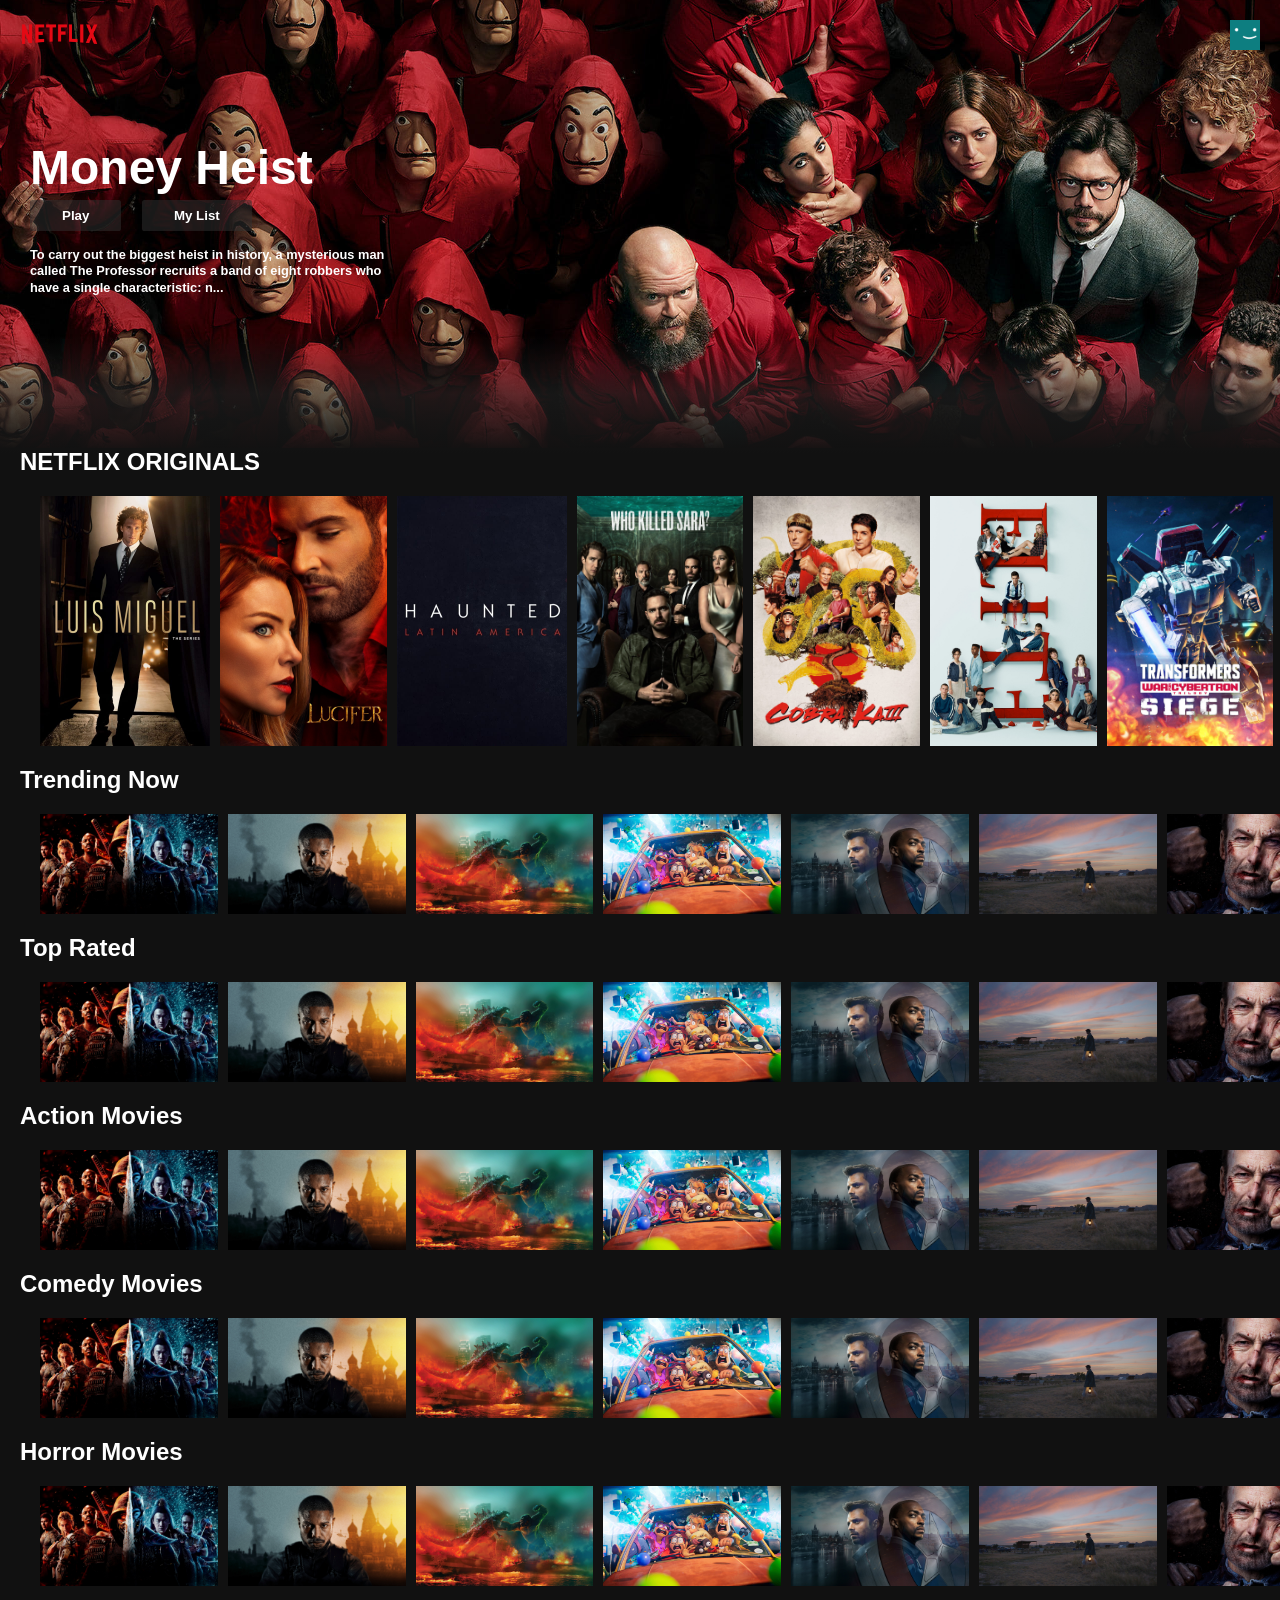
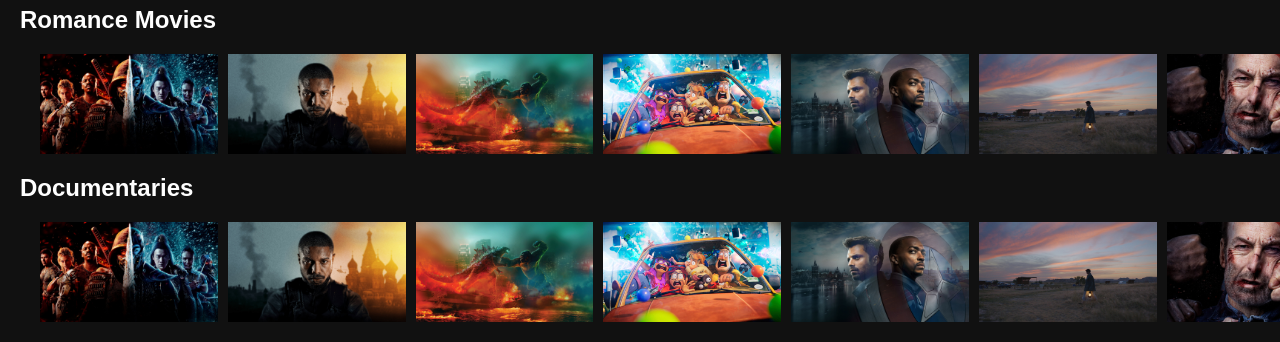
<file: netflix-clone/index.html>
<!DOCTYPE html>
<html lang="en">
  <head>
    <meta charset="UTF-8" />
    <meta http-equiv="X-UA-Compatible" content="IE=edge" />
    <meta name="viewport" content="width=device-width, initial-scale=1.0" />
    <title>Netflix Clone</title>
    <link rel="stylesheet" href="style.css" />
  </head>
  <body>
    <!-- nav -->
    <div id="nav" class="nav">
      <img class="nav__logo" src="images/netflix-logo.png" alt="" />
      <img class="nav__avatar" src="images/netflix-avatar.png" alt="" />
    </div>

    <!-- header -->
    <header class="banner">
      <div class="banner__contents">
        <h1 class="banner__title">Money Heist</h1>
        <div class="banner__buttons">
          <button class="banner__button">Play</button>
          <button class="banner__button">My List</button>
        </div>
        <h1 class="banner__description">
          To carry out the biggest heist in history, a mysterious man called The Professor recruits
          a band of eight robbers who have a single characteristic: n...
        </h1>
      </div>
      <div class="banner--fadeBottom"></div>
    </header>

    <!-- Netflix Originals -->
    <div class="row">
      <h2>NETFLIX ORIGINALS</h2>
      <div class="row__posters">
        <img class="row__poster row__posterLarge" src="images/large-movie1.jpg" alt="" />

        <img class="row__poster row__posterLarge" src="images/large-movie2.jpg" alt="" />

        <img class="row__poster row__posterLarge" src="images/large-movie3.jpg" alt="" />

        <img class="row__poster row__posterLarge" src="images/large-movie4.jpg" alt="" />

        <img class="row__poster row__posterLarge" src="images/large-movie5.jpg" alt="" />

        <img class="row__poster row__posterLarge" src="images/large-movie6.jpg" alt="" />

        <img class="row__poster row__posterLarge" src="images/large-movie7.jpg" alt="" />

        <img class="row__poster row__posterLarge" src="images/large-movie8.jpg" alt="" />
      </div>
    </div>

    <!-- Trending Now -->
    <div class="row">
      <h2>Trending Now</h2>
      <div class="row__posters">
        <img class="row__poster" src="images/small-movie1.jpg" alt="" />

        <img class="row__poster" src="images/small-movie2.jpg" alt="" />

        <img class="row__poster" src="images/small-movie3.jpg" alt="" />

        <img class="row__poster" src="images/small-movie4.jpg" alt="" />

        <img class="row__poster" src="images/small-movie5.jpg" alt="" />

        <img class="row__poster" src="images/small-movie6.jpg" alt="" />

        <img class="row__poster" src="images/small-movie7.jpg" alt="" />

        <img class="row__poster" src="images/small-movie8.jpg" alt="" />
      </div>
    </div>

    <!-- Top Rated -->
    <div class="row">
      <h2>Top Rated</h2>
      <div class="row__posters">
        <img class="row__poster" src="images/small-movie1.jpg" alt="" />

        <img class="row__poster" src="images/small-movie2.jpg" alt="" />

        <img class="row__poster" src="images/small-movie3.jpg" alt="" />

        <img class="row__poster" src="images/small-movie4.jpg" alt="" />

        <img class="row__poster" src="images/small-movie5.jpg" alt="" />

        <img class="row__poster" src="images/small-movie6.jpg" alt="" />

        <img class="row__poster" src="images/small-movie7.jpg" alt="" />

        <img class="row__poster" src="images/small-movie8.jpg" alt="" />
      </div>
    </div>

    <!-- Action Movies -->
    <div class="row">
      <h2>Action Movies</h2>
      <div class="row__posters">
        <img class="row__poster" src="images/small-movie1.jpg" alt="" />

        <img class="row__poster" src="images/small-movie2.jpg" alt="" />

        <img class="row__poster" src="images/small-movie3.jpg" alt="" />

        <img class="row__poster" src="images/small-movie4.jpg" alt="" />

        <img class="row__poster" src="images/small-movie5.jpg" alt="" />

        <img class="row__poster" src="images/small-movie6.jpg" alt="" />

        <img class="row__poster" src="images/small-movie7.jpg" alt="" />

        <img class="row__poster" src="images/small-movie8.jpg" alt="" />
      </div>
    </div>

    <!-- Comedy Movies -->
    <div class="row">
      <h2>Comedy Movies</h2>
      <div class="row__posters">
        <img class="row__poster" src="images/small-movie1.jpg" alt="" />

        <img class="row__poster" src="images/small-movie2.jpg" alt="" />

        <img class="row__poster" src="images/small-movie3.jpg" alt="" />

        <img class="row__poster" src="images/small-movie4.jpg" alt="" />

        <img class="row__poster" src="images/small-movie5.jpg" alt="" />

        <img class="row__poster" src="images/small-movie6.jpg" alt="" />

        <img class="row__poster" src="images/small-movie7.jpg" alt="" />

        <img class="row__poster" src="images/small-movie8.jpg" alt="" />
      </div>
    </div>

    <!-- Horror Movies -->
    <div class="row">
      <h2>Horror Movies</h2>
      <div class="row__posters">
        <img class="row__poster" src="images/small-movie1.jpg" alt="" />

        <img class="row__poster" src="images/small-movie2.jpg" alt="" />

        <img class="row__poster" src="images/small-movie3.jpg" alt="" />

        <img class="row__poster" src="images/small-movie4.jpg" alt="" />

        <img class="row__poster" src="images/small-movie5.jpg" alt="" />

        <img class="row__poster" src="images/small-movie6.jpg" alt="" />

        <img class="row__poster" src="images/small-movie7.jpg" alt="" />

        <img class="row__poster" src="images/small-movie8.jpg" alt="" />
      </div>
    </div>

    <!-- Romance Movies -->
    <div class="row">
      <h2>Romance Movies</h2>
      <div class="row__posters">
        <img class="row__poster" src="images/small-movie1.jpg" alt="" />

        <img class="row__poster" src="images/small-movie2.jpg" alt="" />

        <img class="row__poster" src="images/small-movie3.jpg" alt="" />

        <img class="row__poster" src="images/small-movie4.jpg" alt="" />

        <img class="row__poster" src="images/small-movie5.jpg" alt="" />

        <img class="row__poster" src="images/small-movie6.jpg" alt="" />

        <img class="row__poster" src="images/small-movie7.jpg" alt="" />

        <img class="row__poster" src="images/small-movie8.jpg" alt="" />
      </div>
    </div>

    <!-- Documentaries -->
    <div class="row">
      <h2>Documentaries</h2>
      <div class="row__posters">
        <img class="row__poster" src="images/small-movie1.jpg" alt="" />

        <img class="row__poster" src="images/small-movie2.jpg" alt="" />

        <img class="row__poster" src="images/small-movie3.jpg" alt="" />

        <img class="row__poster" src="images/small-movie4.jpg" alt="" />

        <img class="row__poster" src="images/small-movie5.jpg" alt="" />

        <img class="row__poster" src="images/small-movie6.jpg" alt="" />

        <img class="row__poster" src="images/small-movie7.jpg" alt="" />

        <img class="row__poster" src="images/small-movie8.jpg" alt="" />
      </div>
    </div>

    <script>
      const nav = document.getElementById('nav');
      window.addEventListener('scroll', () => {
        if (window.scrollY >= 100) {
          nav.classList.add('nav__black');
        } else {
          nav.classList.remove('nav__black');
        }
      });
    </script>
  </body>
</html>
</file>
<file: netflix-clone/style.css>
* {
  margin: 0;
  box-sizing: border-box;
}

body {
  font-family: Arial, Helvetica, sans-serif;
  background-color: #111;
}

.row__poster {
  width: 100%;
  object-fit: contain;
  max-height: 100px;
  margin-right: 10px;
  transition: transform 450ms;
}

.row__posters {
  display: flex;
  overflow-y: hidden;
  overflow-x: scroll;
  padding: 20px;
}

.row__poster:hover {
  transform: scale(1.08);
}

.row__posters::-webkit-scrollbar {
  display: none;
}

.row__posterLarge {
  max-height: 250px;
}

.row__posterLarge:hover {
  transform: scale(1.09);
}

.row {
  color: white;
  margin-left: 20px;
}

/* banner */
.banner {
  background-image: url('images/banner.jpg');
  background-size: cover;
  background-position: center center;
  color: white;
  object-fit: contain;
  height: 448px;
}

.banner__contents {
  margin-left: 30px;
  padding-top: 140px;
  height: 190px;
}

.banner__title {
  font-size: 3rem;
  font-weight: 800;
  padding-bottom: 0.3rem;
}

.banner__description {
  width: 45rem;
  line-height: 1.3;
  padding-top: 1rem;
  font-size: 0.8rem;
  max-width: 360px;
  height: 180px;
}

.banner__button {
  cursor: pointer;
  color: #fff;
  outline: none;
  border: none;
  font-weight: 700;
  border-radius: 0.2vw;
  padding-left: 2rem;
  padding-right: 2rem;
  margin-right: 1rem;
  padding-top: 0.5rem;
  padding-bottom: 0.5rem;
  background-color: rgba(51, 51, 51, 0.5);
}

.banner__button:hover {
  color: #000;
  background-color: #e6e6e6;
  transition: all 0.2s;
}

.banner--fadeBottom {
  margin-top: 145px;
  height: 7.4rem;
  background-image: linear-gradient(180deg, transparent, rgba(37, 37, 37, 0.61), #111);
}

/* nav */

.nav__logo {
  width: 80px;
  object-fit: contain;
}

.nav__avatar {
  width: 30px;
  object-fit: contain;
}

.nav {
  position: fixed;
  top: 0;
  width: 100%;
  display: flex;
  justify-content: space-between;
  padding: 20px;
  /* background-color: #111; */
  z-index: 1;
  transition-timing-function: ease-in;
  transition: all 0.5s;
}

.nav__black {
  background-color: #111;
}
</file>
